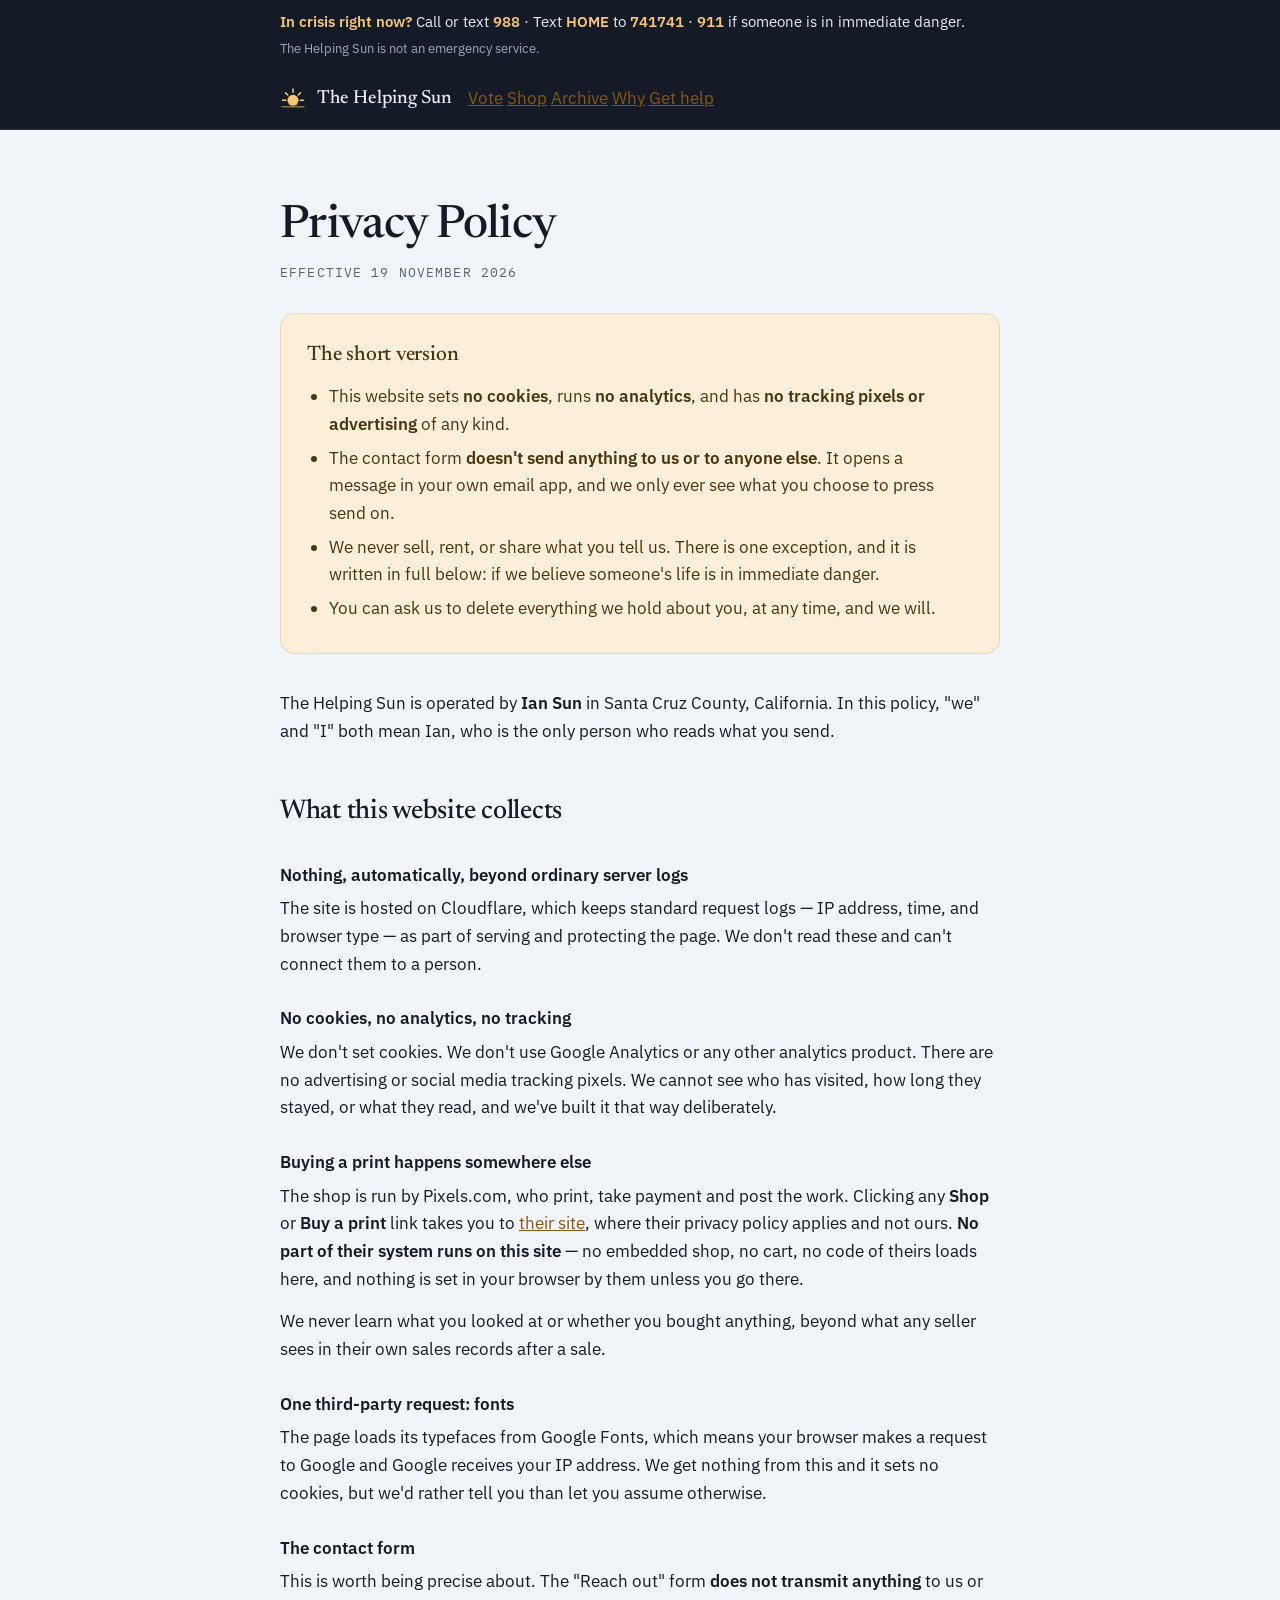
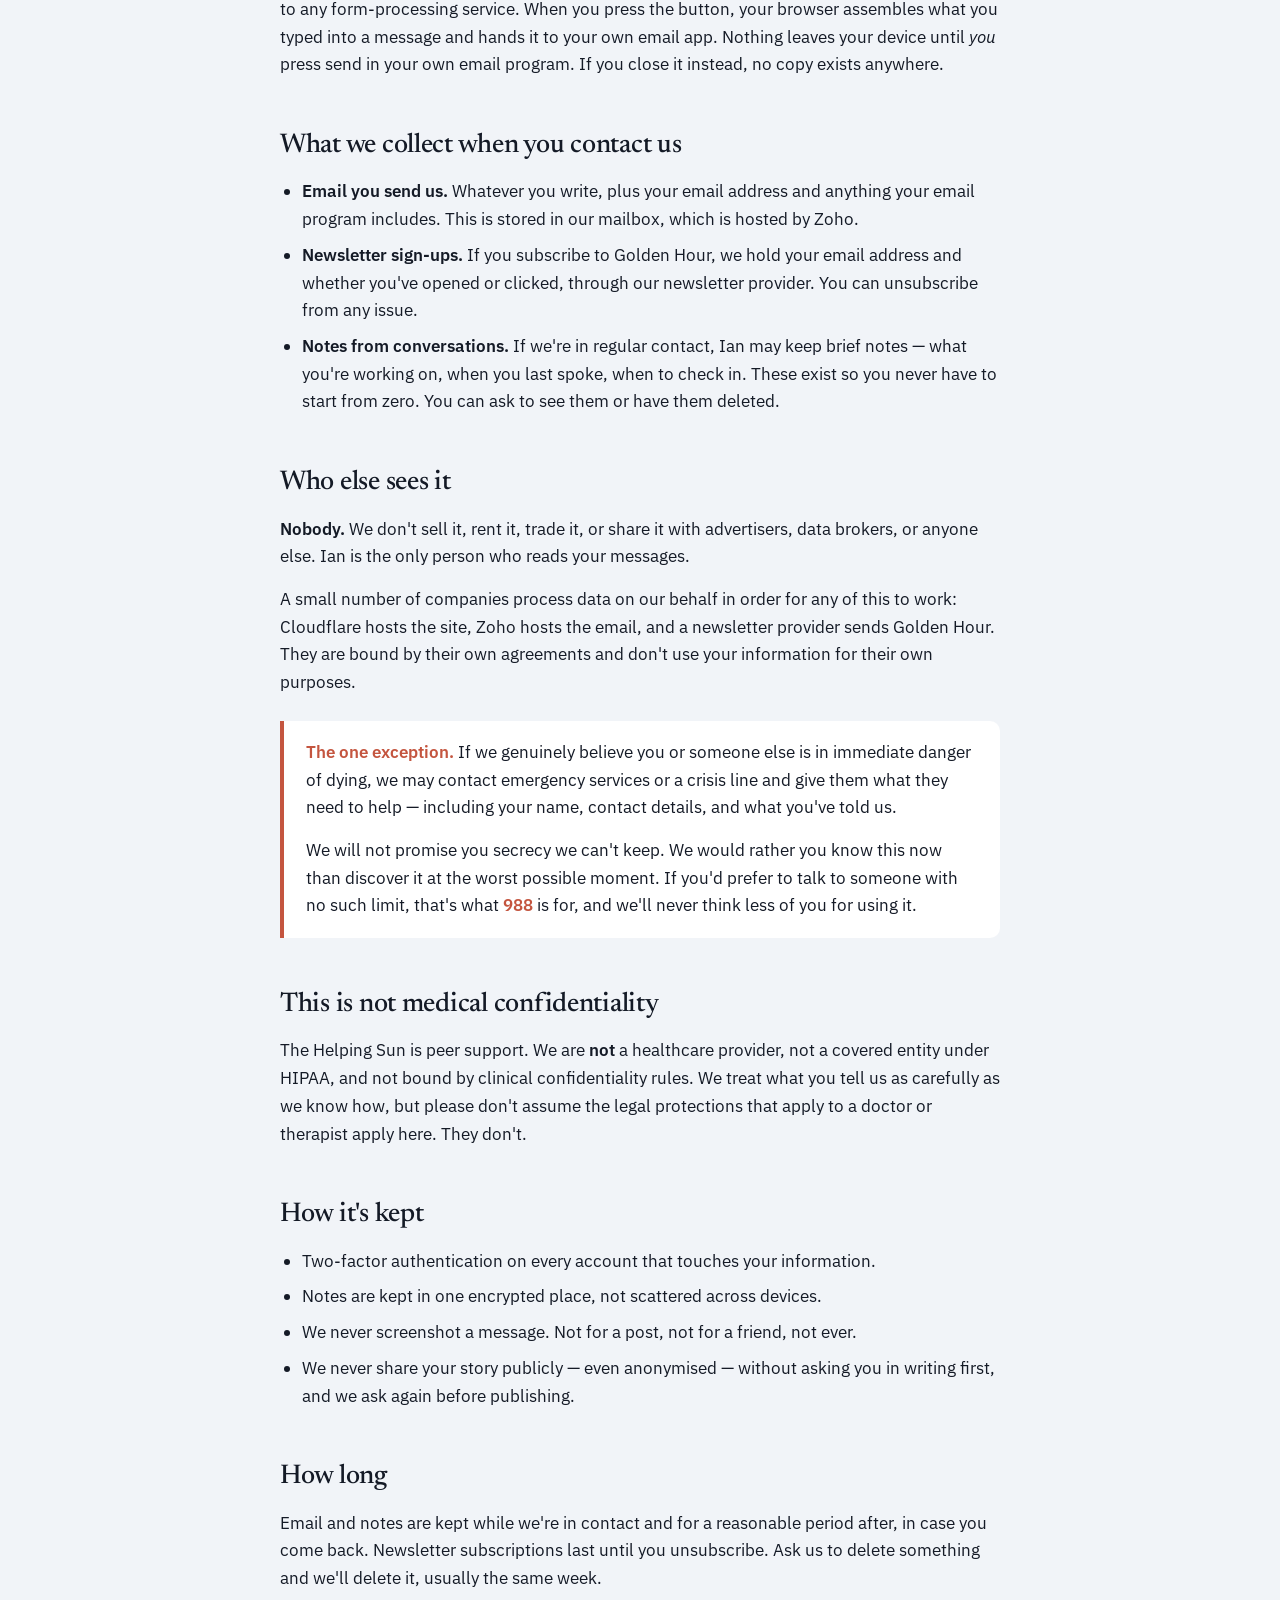
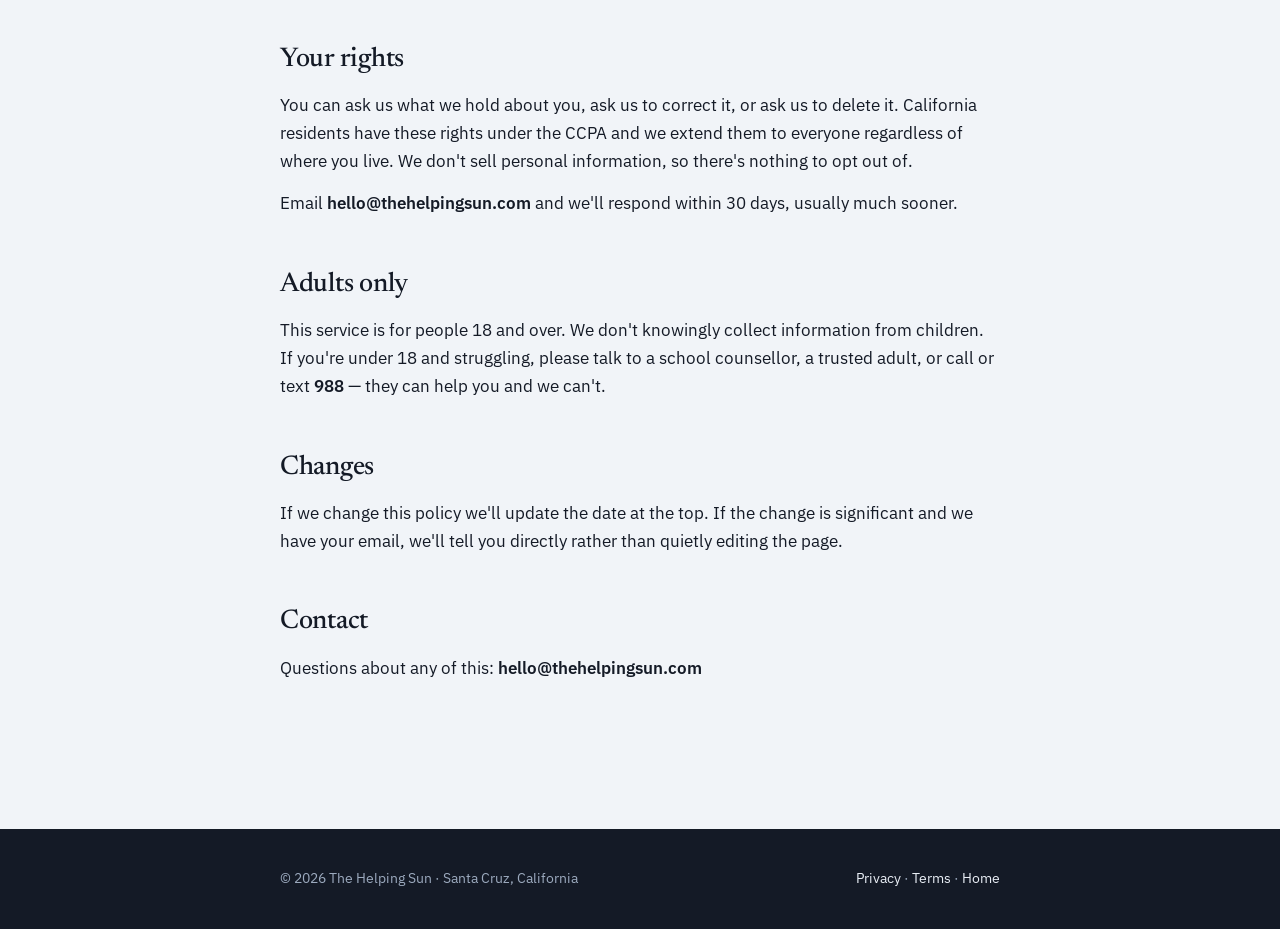
<file: site/privacy.html>
<!doctype html>
<html lang="en">
<head>
<meta charset="utf-8">
<meta name="viewport" content="width=device-width, initial-scale=1, viewport-fit=cover">
<link rel="icon" href="img/logo-mark.svg" type="image/svg+xml">
<link rel="apple-touch-icon" href="img/logo-mark-180.png">
<link rel="preconnect" href="https://fonts.googleapis.com">
<link rel="preconnect" href="https://fonts.gstatic.com" crossorigin>
<link rel="stylesheet" href="https://fonts.googleapis.com/css2?family=Newsreader:opsz,wght@6..72,400;6..72,500&family=IBM+Plex+Sans:wght@400;500;600&family=IBM+Plex+Mono:wght@400;500&display=swap">
<link rel="stylesheet" href="legal.css">
<title>Privacy Policy — The Helping Sun</title>
<meta property="og:type" content="website">
<meta property="og:url" content="https://thehelpingsun.com/privacy">
<meta property="og:title" content="Privacy Policy — The Helping Sun">
<meta property="og:description" content="How The Helping Sun handles the information you share with it, and what it does not collect.">
<meta name="description" content="How The Helping Sun handles the information you share with it, and what it does not collect.">
<link rel="canonical" href="https://thehelpingsun.com/privacy">
<meta name="robots" content="index,follow">
</head>
<body>
<a class="skip" href="#main">Skip to content</a>
<div class="crisis">
  <div class="wrap">
    <span><b>In crisis right now?</b> Call or text <b>988</b> · Text <b>HOME</b> to <b>741741</b> · <b>911</b> if someone is in immediate danger.</span>
    <span class="note">The Helping Sun is not an emergency service.</span>
  </div>
</div>
<header class="site-head">
  <div class="wrap">
    <a class="brand" href="/">
      <svg class="mark" viewBox="0 0 40 40" aria-hidden="true">
        <circle cx="20" cy="22" r="8.5" fill="#F5C774"/>
        <path d="M20 4.5v5M31.5 10.5l-3.4 3.4M36 22h-5M4 22h5M8.5 10.5l3.4 3.4" stroke="#F5C774" stroke-width="2.4" stroke-linecap="round" fill="none"/>
        <path d="M3 32h34" stroke="#F5C774" stroke-width="2.4" stroke-linecap="round" opacity=".5"/>
      </svg>
      The Helping Sun
    </a>
    <nav class="nav nav--min">
      <a class="vote-link" href="https://photography.maxim.com/t/NY2NKGFU" target="_blank" rel="noopener">Vote</a>
      <a href="https://ian-sun.pixels.com/shop" target="_blank" rel="noopener">Shop</a>
      <a href="/prints">Archive</a>
      <a href="/#story">Why</a>
      <a href="/#areas">Get help</a>
    </nav>
  </div>
</header>
<main id="main"><div class="wrap">

<h1>Privacy Policy</h1>
<p class="updated">Effective 19 November 2026</p>

<div class="summary">
  <h2>The short version</h2>
  <ul>
    <li>This website sets <strong>no cookies</strong>, runs <strong>no analytics</strong>, and has <strong>no tracking pixels or advertising</strong> of any kind.</li>
    <li>The contact form <strong>doesn't send anything to us or to anyone else</strong>. It opens a message in your own email app, and we only ever see what you choose to press send on.</li>
    <li>We never sell, rent, or share what you tell us. There is one exception, and it is written in full below: if we believe someone's life is in immediate danger.</li>
    <li>You can ask us to delete everything we hold about you, at any time, and we will.</li>
  </ul>
</div>

<p>The Helping Sun is operated by <strong>Ian Sun</strong> in Santa Cruz County, California. In this policy, "we" and "I" both mean Ian, who is the only person who reads what you send.</p>

<h2>What this website collects</h2>

<h3>Nothing, automatically, beyond ordinary server logs</h3>
<p>The site is hosted on Cloudflare, which keeps standard request logs — IP address, time, and browser type — as part of serving and protecting the page. We don't read these and can't connect them to a person.</p>

<h3>No cookies, no analytics, no tracking</h3>
<p>We don't set cookies. We don't use Google Analytics or any other analytics product. There are no advertising or social media tracking pixels. We cannot see who has visited, how long they stayed, or what they read, and we've built it that way deliberately.</p>

<h3>Buying a print happens somewhere else</h3>
<p>The shop is run by Pixels.com, who print, take payment and post the work. Clicking any <strong>Shop</strong> or <strong>Buy a print</strong> link takes you to <a href="https://ian-sun.pixels.com/shop">their site</a>, where their privacy policy applies and not ours. <strong>No part of their system runs on this site</strong> &mdash; no embedded shop, no cart, no code of theirs loads here, and nothing is set in your browser by them unless you go there.</p>
<p>We never learn what you looked at or whether you bought anything, beyond what any seller sees in their own sales records after a sale.</p>

<h3>One third-party request: fonts</h3>
<p>The page loads its typefaces from Google Fonts, which means your browser makes a request to Google and Google receives your IP address. We get nothing from this and it sets no cookies, but we'd rather tell you than let you assume otherwise.</p>

<h3>The contact form</h3>
<p>This is worth being precise about. The "Reach out" form <strong>does not transmit anything</strong> to us or to any form-processing service. When you press the button, your browser assembles what you typed into a message and hands it to your own email app. Nothing leaves your device until <em>you</em> press send in your own email program. If you close it instead, no copy exists anywhere.</p>

<h2>What we collect when you contact us</h2>
<ul>
  <li><strong>Email you send us.</strong> Whatever you write, plus your email address and anything your email program includes. This is stored in our mailbox, which is hosted by Zoho.</li>
  <li><strong>Newsletter sign-ups.</strong> If you subscribe to Golden Hour, we hold your email address and whether you've opened or clicked, through our newsletter provider. You can unsubscribe from any issue.</li>
  <li><strong>Notes from conversations.</strong> If we're in regular contact, Ian may keep brief notes — what you're working on, when you last spoke, when to check in. These exist so you never have to start from zero. You can ask to see them or have them deleted.</li>
</ul>

<h2>Who else sees it</h2>
<p><strong>Nobody.</strong> We don't sell it, rent it, trade it, or share it with advertisers, data brokers, or anyone else. Ian is the only person who reads your messages.</p>
<p>A small number of companies process data on our behalf in order for any of this to work: Cloudflare hosts the site, Zoho hosts the email, and a newsletter provider sends Golden Hour. They are bound by their own agreements and don't use your information for their own purposes.</p>

<div class="flag">
  <p><strong>The one exception.</strong> If we genuinely believe you or someone else is in immediate danger of dying, we may contact emergency services or a crisis line and give them what they need to help — including your name, contact details, and what you've told us.</p>
  <p>We will not promise you secrecy we can't keep. We would rather you know this now than discover it at the worst possible moment. If you'd prefer to talk to someone with no such limit, that's what <strong>988</strong> is for, and we'll never think less of you for using it.</p>
</div>

<h2>This is not medical confidentiality</h2>
<p>The Helping Sun is peer support. We are <strong>not</strong> a healthcare provider, not a covered entity under HIPAA, and not bound by clinical confidentiality rules. We treat what you tell us as carefully as we know how, but please don't assume the legal protections that apply to a doctor or therapist apply here. They don't.</p>

<h2>How it's kept</h2>
<ul>
  <li>Two-factor authentication on every account that touches your information.</li>
  <li>Notes are kept in one encrypted place, not scattered across devices.</li>
  <li>We never screenshot a message. Not for a post, not for a friend, not ever.</li>
  <li>We never share your story publicly — even anonymised — without asking you in writing first, and we ask again before publishing.</li>
</ul>

<h2>How long</h2>
<p>Email and notes are kept while we're in contact and for a reasonable period after, in case you come back. Newsletter subscriptions last until you unsubscribe. Ask us to delete something and we'll delete it, usually the same week.</p>

<h2>Your rights</h2>
<p>You can ask us what we hold about you, ask us to correct it, or ask us to delete it. California residents have these rights under the CCPA and we extend them to everyone regardless of where you live. We don't sell personal information, so there's nothing to opt out of.</p>
<p>Email <strong>hello@thehelpingsun.com</strong> and we'll respond within 30 days, usually much sooner.</p>

<h2>Adults only</h2>
<p>This service is for people 18 and over. We don't knowingly collect information from children. If you're under 18 and struggling, please talk to a school counsellor, a trusted adult, or call or text <strong>988</strong> — they can help you and we can't.</p>

<h2>Changes</h2>
<p>If we change this policy we'll update the date at the top. If the change is significant and we have your email, we'll tell you directly rather than quietly editing the page.</p>

<h2>Contact</h2>
<p>Questions about any of this: <strong>hello@thehelpingsun.com</strong></p>

</div></main>
<footer class="foot">
  <div class="wrap">
    <div class="row">
      <span>© 2026 The Helping Sun · Santa Cruz, California</span>
      <span><a href="/privacy">Privacy</a> · <a href="/terms">Terms</a> · <a href="/">Home</a></span>
    </div>
  </div>
</footer>
</body>
</html>
</file>
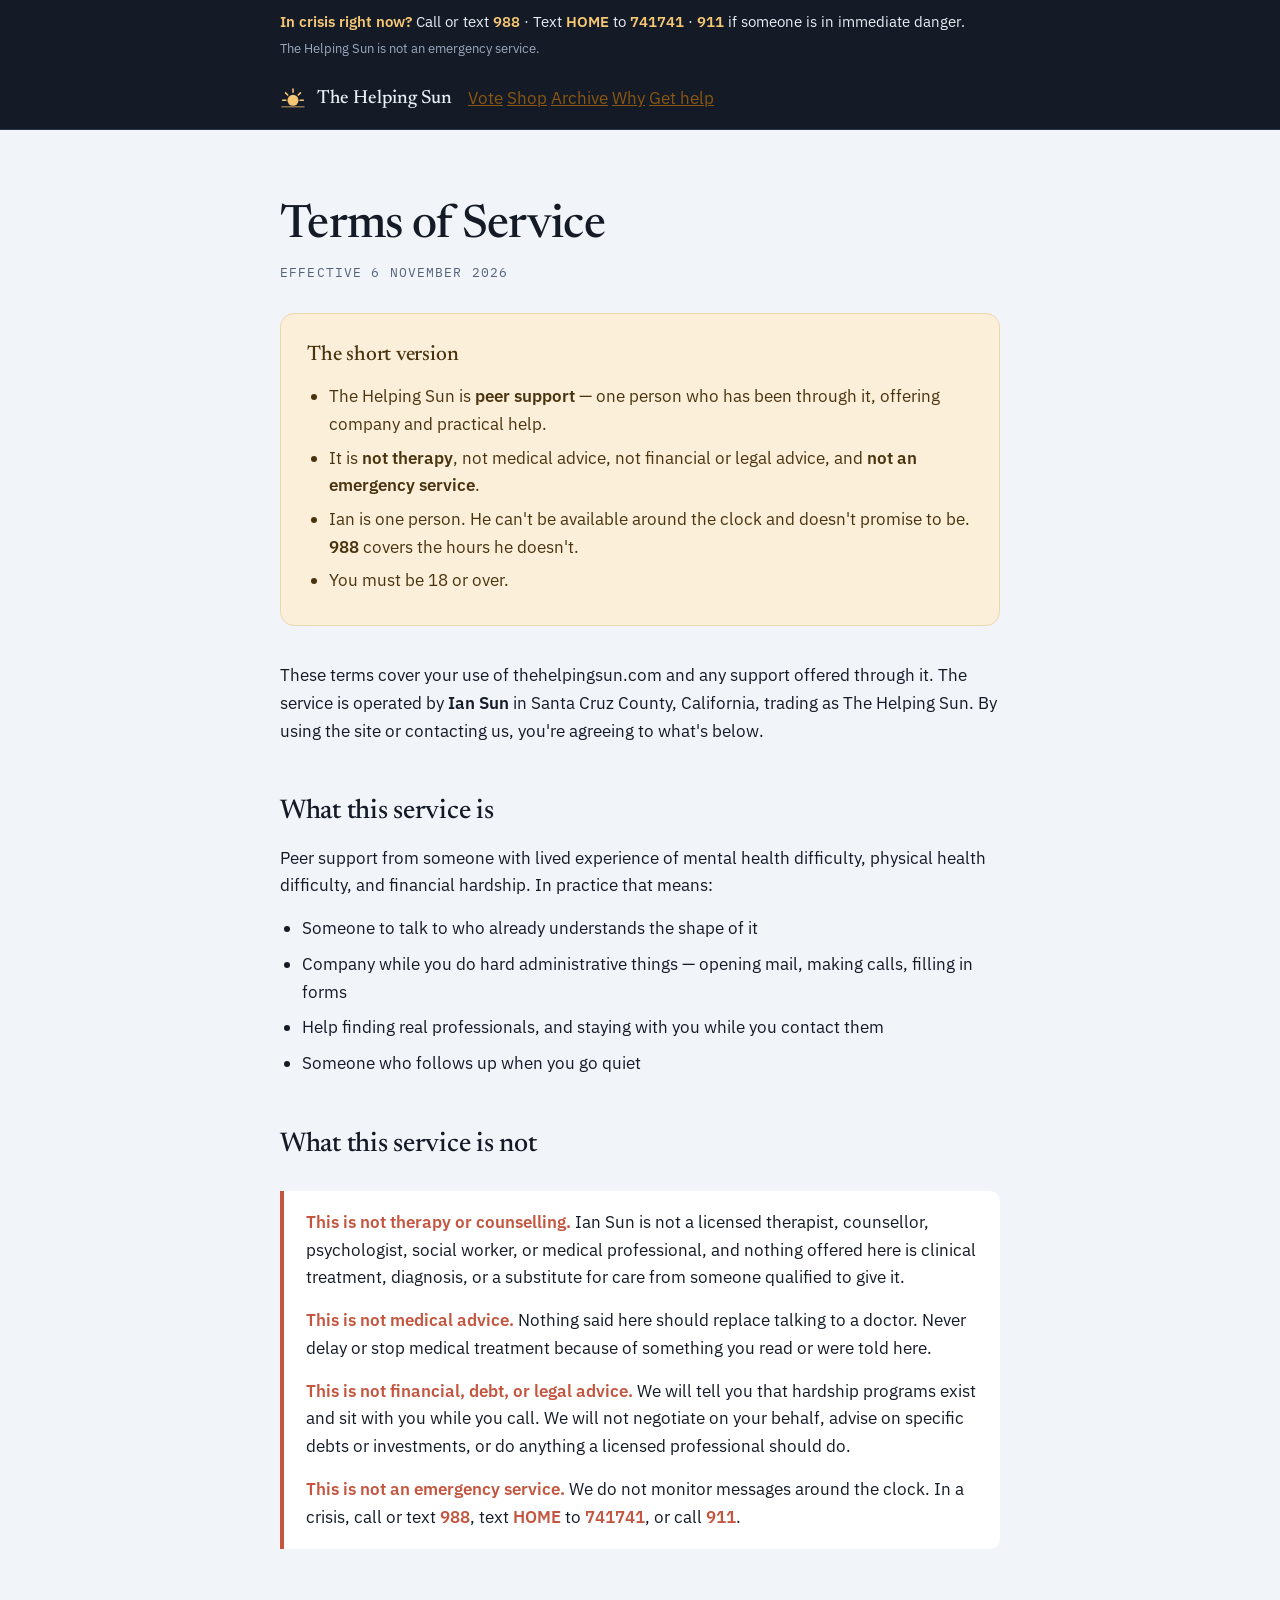
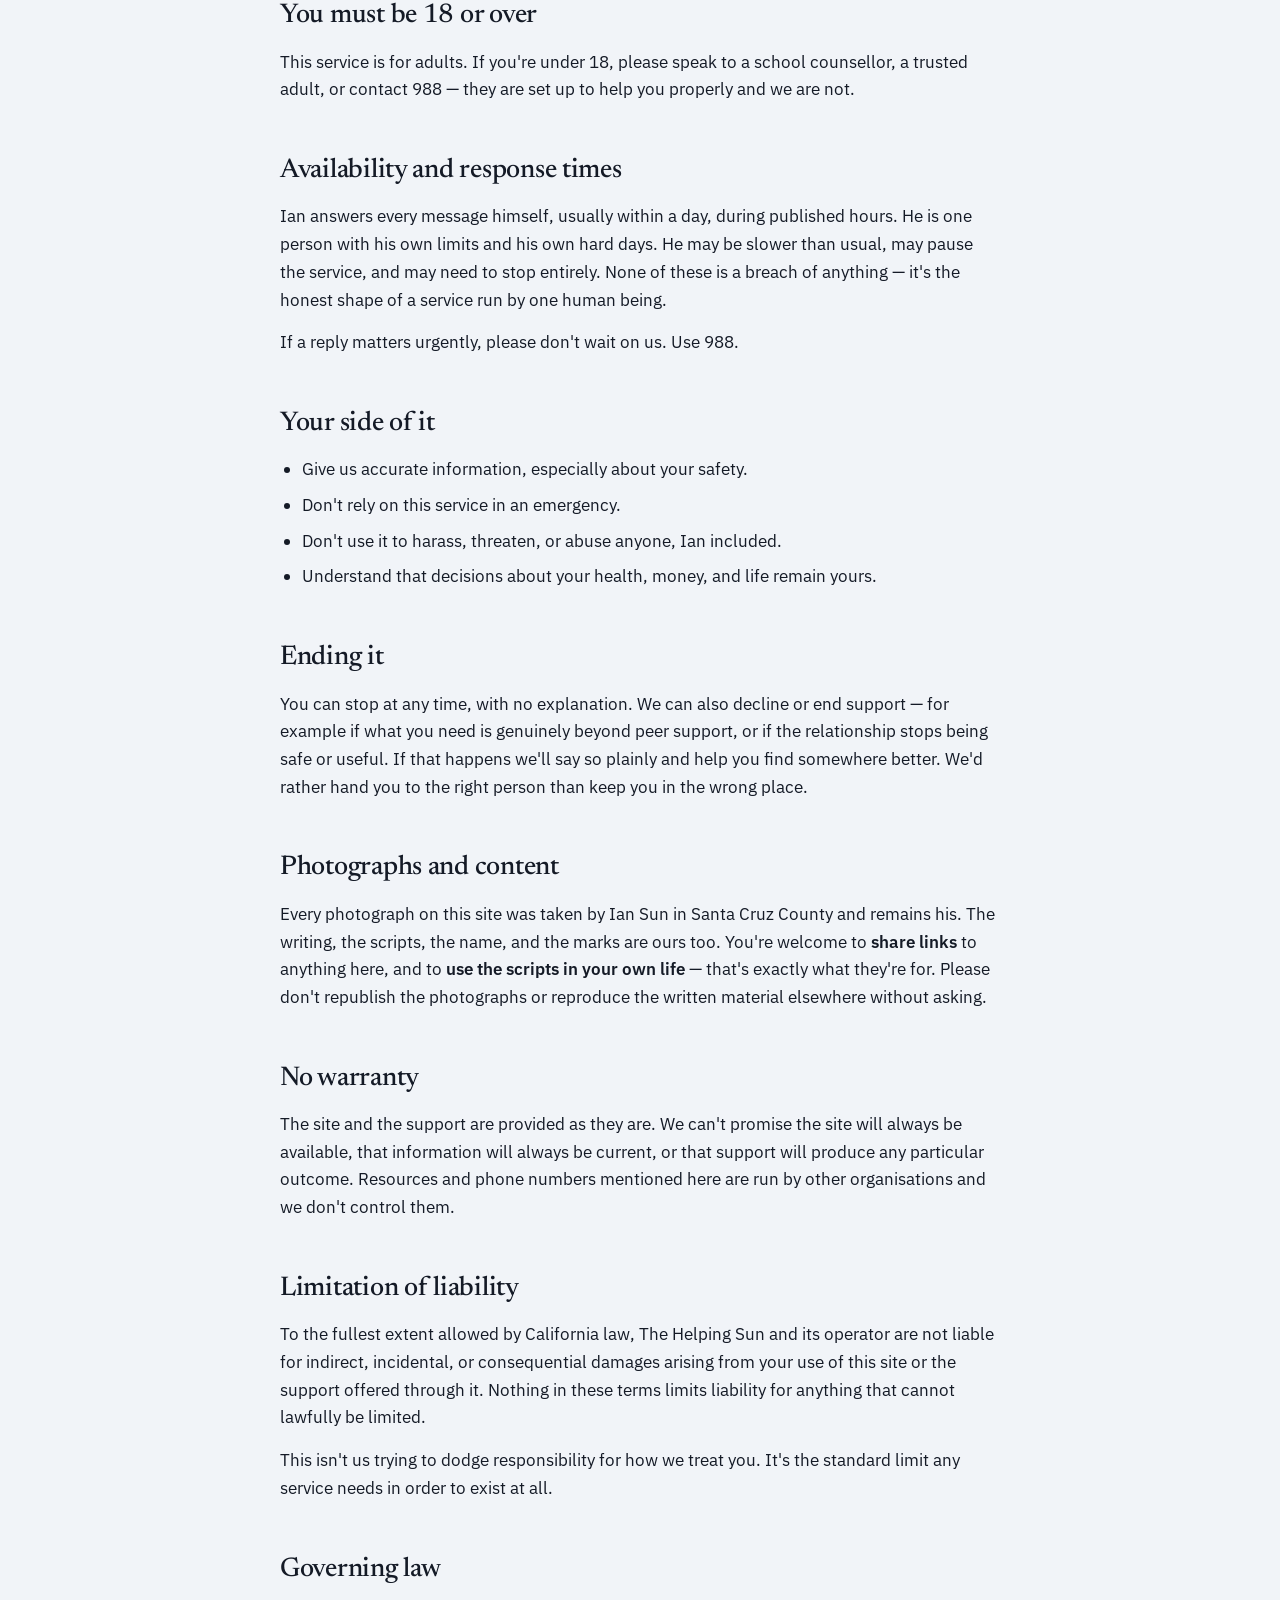
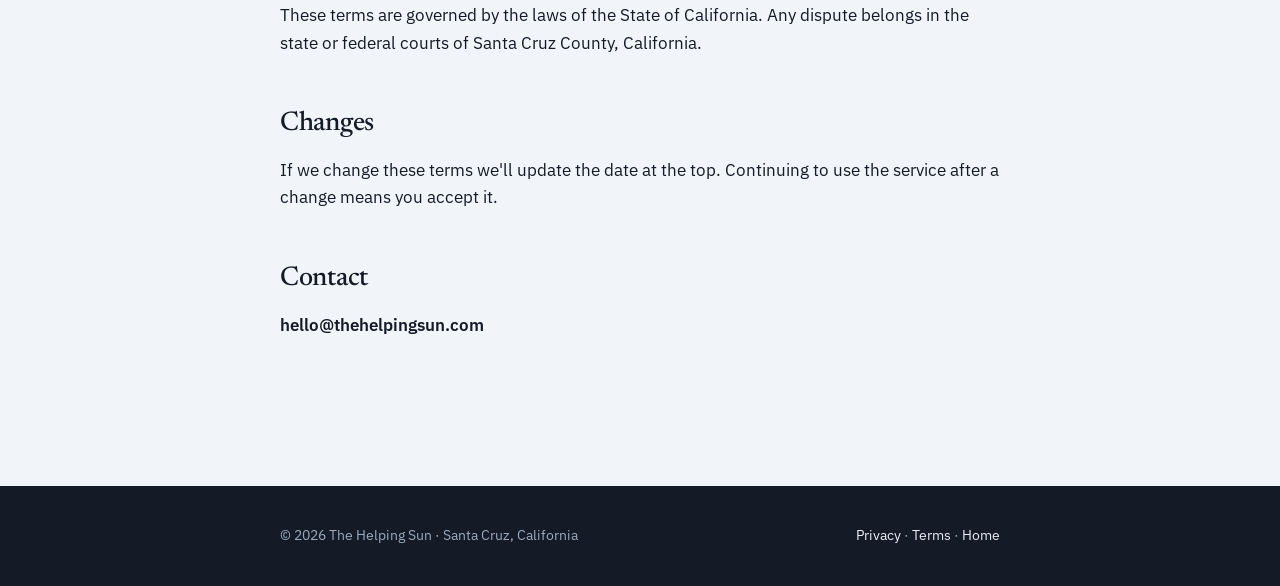
<file: site/terms.html>
<!doctype html>
<html lang="en">
<head>
<meta charset="utf-8">
<meta name="viewport" content="width=device-width, initial-scale=1, viewport-fit=cover">
<link rel="icon" href="img/logo-mark.svg" type="image/svg+xml">
<link rel="apple-touch-icon" href="img/logo-mark-180.png">
<link rel="preconnect" href="https://fonts.googleapis.com">
<link rel="preconnect" href="https://fonts.gstatic.com" crossorigin>
<link rel="stylesheet" href="https://fonts.googleapis.com/css2?family=Newsreader:opsz,wght@6..72,400;6..72,500&family=IBM+Plex+Sans:wght@400;500;600&family=IBM+Plex+Mono:wght@400;500&display=swap">
<link rel="stylesheet" href="legal.css">
<title>Terms of Service — The Helping Sun</title>
<meta property="og:type" content="website">
<meta property="og:url" content="https://thehelpingsun.com/terms">
<meta property="og:title" content="Terms of Service — The Helping Sun">
<meta property="og:description" content="The terms you agree to when you use thehelpingsun.com, buy a print, or get in touch.">
<meta name="description" content="The terms you agree to when you use thehelpingsun.com, buy a print, or get in touch.">
<link rel="canonical" href="https://thehelpingsun.com/terms">
<meta name="robots" content="index,follow">
</head>
<body>
<a class="skip" href="#main">Skip to content</a>
<div class="crisis">
  <div class="wrap">
    <span><b>In crisis right now?</b> Call or text <b>988</b> · Text <b>HOME</b> to <b>741741</b> · <b>911</b> if someone is in immediate danger.</span>
    <span class="note">The Helping Sun is not an emergency service.</span>
  </div>
</div>
<header class="site-head">
  <div class="wrap">
    <a class="brand" href="/">
      <svg class="mark" viewBox="0 0 40 40" aria-hidden="true">
        <circle cx="20" cy="22" r="8.5" fill="#F5C774"/>
        <path d="M20 4.5v5M31.5 10.5l-3.4 3.4M36 22h-5M4 22h5M8.5 10.5l3.4 3.4" stroke="#F5C774" stroke-width="2.4" stroke-linecap="round" fill="none"/>
        <path d="M3 32h34" stroke="#F5C774" stroke-width="2.4" stroke-linecap="round" opacity=".5"/>
      </svg>
      The Helping Sun
    </a>
    <nav class="nav nav--min">
      <a class="vote-link" href="https://photography.maxim.com/t/NY2NKGFU" target="_blank" rel="noopener">Vote</a>
      <a href="https://ian-sun.pixels.com/shop" target="_blank" rel="noopener">Shop</a>
      <a href="/prints">Archive</a>
      <a href="/#story">Why</a>
      <a href="/#areas">Get help</a>
    </nav>
  </div>
</header>
<main id="main"><div class="wrap">

<h1>Terms of Service</h1>
<p class="updated">Effective 6 November 2026</p>

<div class="summary">
  <h2>The short version</h2>
  <ul>
    <li>The Helping Sun is <strong>peer support</strong> — one person who has been through it, offering company and practical help.</li>
    <li>It is <strong>not therapy</strong>, not medical advice, not financial or legal advice, and <strong>not an emergency service</strong>.</li>
    <li>Ian is one person. He can't be available around the clock and doesn't promise to be. <strong>988</strong> covers the hours he doesn't.</li>
    <li>You must be 18 or over.</li>
  </ul>
</div>

<p>These terms cover your use of thehelpingsun.com and any support offered through it. The service is operated by <strong>Ian Sun</strong> in Santa Cruz County, California, trading as The Helping Sun. By using the site or contacting us, you're agreeing to what's below.</p>

<h2>What this service is</h2>
<p>Peer support from someone with lived experience of mental health difficulty, physical health difficulty, and financial hardship. In practice that means:</p>
<ul>
  <li>Someone to talk to who already understands the shape of it</li>
  <li>Company while you do hard administrative things — opening mail, making calls, filling in forms</li>
  <li>Help finding real professionals, and staying with you while you contact them</li>
  <li>Someone who follows up when you go quiet</li>
</ul>

<h2>What this service is not</h2>
<div class="flag">
  <p><strong>This is not therapy or counselling.</strong> Ian Sun is not a licensed therapist, counsellor, psychologist, social worker, or medical professional, and nothing offered here is clinical treatment, diagnosis, or a substitute for care from someone qualified to give it.</p>
  <p><strong>This is not medical advice.</strong> Nothing said here should replace talking to a doctor. Never delay or stop medical treatment because of something you read or were told here.</p>
  <p><strong>This is not financial, debt, or legal advice.</strong> We will tell you that hardship programs exist and sit with you while you call. We will not negotiate on your behalf, advise on specific debts or investments, or do anything a licensed professional should do.</p>
  <p><strong>This is not an emergency service.</strong> We do not monitor messages around the clock. In a crisis, call or text <strong>988</strong>, text <strong>HOME</strong> to <strong>741741</strong>, or call <strong>911</strong>.</p>
</div>

<h2>You must be 18 or over</h2>
<p>This service is for adults. If you're under 18, please speak to a school counsellor, a trusted adult, or contact 988 — they are set up to help you properly and we are not.</p>

<h2>Availability and response times</h2>
<p>Ian answers every message himself, usually within a day, during published hours. He is one person with his own limits and his own hard days. He may be slower than usual, may pause the service, and may need to stop entirely. None of these is a breach of anything — it's the honest shape of a service run by one human being.</p>
<p>If a reply matters urgently, please don't wait on us. Use 988.</p>

<h2>Your side of it</h2>
<ul>
  <li>Give us accurate information, especially about your safety.</li>
  <li>Don't rely on this service in an emergency.</li>
  <li>Don't use it to harass, threaten, or abuse anyone, Ian included.</li>
  <li>Understand that decisions about your health, money, and life remain yours.</li>
</ul>

<h2>Ending it</h2>
<p>You can stop at any time, with no explanation. We can also decline or end support — for example if what you need is genuinely beyond peer support, or if the relationship stops being safe or useful. If that happens we'll say so plainly and help you find somewhere better. We'd rather hand you to the right person than keep you in the wrong place.</p>

<h2>Photographs and content</h2>
<p>Every photograph on this site was taken by Ian Sun in Santa Cruz County and remains his. The writing, the scripts, the name, and the marks are ours too. You're welcome to <strong>share links</strong> to anything here, and to <strong>use the scripts in your own life</strong> — that's exactly what they're for. Please don't republish the photographs or reproduce the written material elsewhere without asking.</p>

<h2>No warranty</h2>
<p>The site and the support are provided as they are. We can't promise the site will always be available, that information will always be current, or that support will produce any particular outcome. Resources and phone numbers mentioned here are run by other organisations and we don't control them.</p>

<h2>Limitation of liability</h2>
<p>To the fullest extent allowed by California law, The Helping Sun and its operator are not liable for indirect, incidental, or consequential damages arising from your use of this site or the support offered through it. Nothing in these terms limits liability for anything that cannot lawfully be limited.</p>
<p>This isn't us trying to dodge responsibility for how we treat you. It's the standard limit any service needs in order to exist at all.</p>

<h2>Governing law</h2>
<p>These terms are governed by the laws of the State of California. Any dispute belongs in the state or federal courts of Santa Cruz County, California.</p>

<h2>Changes</h2>
<p>If we change these terms we'll update the date at the top. Continuing to use the service after a change means you accept it.</p>

<h2>Contact</h2>
<p><strong>hello@thehelpingsun.com</strong></p>

</div></main>
<footer class="foot">
  <div class="wrap">
    <div class="row">
      <span>© 2026 The Helping Sun · Santa Cruz, California</span>
      <span><a href="/privacy">Privacy</a> · <a href="/terms">Terms</a> · <a href="/">Home</a></span>
    </div>
  </div>
</footer>
</body>
</html>
</file>
<file: site/legal.css>
/* Shared styling for the privacy policy and terms pages.
   Same tokens as index.html, simpler treatment: these are documents. */
:root{
  --bg:#F1F4F8; --surface:#FFFFFF; --fg:#141A26; --muted:#55627A; --line:#D5DEE9;
  --deep:#141A26; --deep-fg:#E9EEF5; --deep-muted:#9CAABE; --deep-line:#2B3548;
  --sun:#F5C774; --sun-deep:#8A5712; --ember:#C4553F;
  --wash:#FBEFD9; --wash-fg:#4A3410; --wash-line:#EBD8AF;
  --ff-display:"Newsreader",Georgia,"Times New Roman",serif;
  --ff-body:"IBM Plex Sans",system-ui,-apple-system,"Segoe UI",sans-serif;
  --ff-mono:"IBM Plex Mono",ui-monospace,Menlo,monospace;
  --gut:max(20px, env(safe-area-inset-left, 0px));
  --gutr:max(20px, env(safe-area-inset-right, 0px));
  color-scheme: light;
}
@media (prefers-color-scheme: dark){ :root:not([data-theme="light"]){
  --bg:#0D131D; --surface:#151D2A; --fg:#E9EEF5; --muted:#95A4B8; --line:#263244;
  --deep:#070B12; --sun-deep:#F5C774; --ember:#EE8672;
  --wash:#231B0E; --wash-fg:#F3DAA6; --wash-line:#3C2F15;
  color-scheme: dark;
}}
:root[data-theme="dark"]{
  --bg:#0D131D; --surface:#151D2A; --fg:#E9EEF5; --muted:#95A4B8; --line:#263244;
  --deep:#070B12; --sun-deep:#F5C774; --ember:#EE8672;
  --wash:#231B0E; --wash-fg:#F3DAA6; --wash-line:#3C2F15;
  color-scheme: dark;
}
*,*::before,*::after{box-sizing:border-box}
html{-webkit-text-size-adjust:100%}
body{margin:0;background:var(--bg);color:var(--fg);font-family:var(--ff-body);
  font-size:16.5px;line-height:1.68;-webkit-font-smoothing:antialiased}
img{max-width:100%;display:block}
a{color:var(--sun-deep)}
:focus-visible{outline:3px solid var(--sun);outline-offset:3px;border-radius:2px}
.wrap{max-width:760px;margin-inline:auto;padding-left:var(--gut);padding-right:var(--gutr)}
.skip{position:absolute;left:-9999px}
.skip:focus{left:12px;top:12px;z-index:99;background:var(--sun);color:#141A26;padding:10px 16px;border-radius:6px}

.crisis{background:var(--deep);color:var(--deep-fg);font-size:14.5px;line-height:1.5}
.crisis .wrap{padding-block:11px;display:flex;flex-wrap:wrap;gap:6px 18px;align-items:baseline}
.crisis b{color:var(--sun);font-weight:600}
.crisis .note{color:var(--deep-muted);font-size:13px}

.site-head{background:var(--deep);color:var(--deep-fg);border-bottom:1px solid var(--deep-line)}
.site-head .wrap{display:flex;align-items:center;gap:16px;padding-block:14px}
.brand{display:flex;align-items:center;gap:11px;font-family:var(--ff-display);font-size:19px;
  color:var(--deep-fg);text-decoration:none;font-weight:500;white-space:nowrap}
.brand .mark{width:26px;height:26px;flex:none}
.back{margin-left:auto;color:var(--deep-muted);text-decoration:none;font-size:15px}
.back:hover{color:var(--sun)}

main{padding-block:clamp(40px,6vw,72px)}
h1{font-family:var(--ff-display);font-weight:500;font-size:clamp(32px,5.5vw,46px);
  line-height:1.08;margin:0 0 10px;letter-spacing:-.015em;text-wrap:balance}
.updated{font-family:var(--ff-mono);font-size:12.5px;letter-spacing:.09em;text-transform:uppercase;
  color:var(--muted);margin:0 0 30px}
h2{font-family:var(--ff-display);font-weight:500;font-size:clamp(22px,3.2vw,27px);
  margin:44px 0 10px;letter-spacing:-.01em;text-wrap:balance}
h3{font-family:var(--ff-body);font-weight:600;font-size:17px;margin:26px 0 6px}
p{margin:0 0 15px}
ul{margin:0 0 15px;padding-left:22px}
li{margin-bottom:8px}
strong{font-weight:600}
code{font-family:var(--ff-mono);font-size:.92em;background:var(--surface);
  border:1px solid var(--line);border-radius:4px;padding:1px 5px}

.summary{background:var(--wash);color:var(--wash-fg);border:1px solid var(--wash-line);
  border-radius:14px;padding:24px 26px;margin:0 0 36px}
.summary h2{margin:0 0 10px;font-size:21px;color:var(--wash-fg)}
.summary p:last-child,.summary ul:last-child{margin-bottom:0}
.summary li{margin-bottom:6px}

.flag{border-left:4px solid var(--ember);background:var(--surface);border-radius:0 10px 10px 0;
  padding:18px 22px;margin:24px 0}
.flag p:last-child{margin-bottom:0}
.flag strong{color:var(--ember)}

.foot{background:var(--deep);color:var(--deep-muted);padding-block:38px;font-size:14px;margin-top:60px}
.foot a{color:var(--deep-fg);text-decoration:none}
.foot a:hover{color:var(--sun)}
.foot .row{display:flex;flex-wrap:wrap;gap:10px 24px;justify-content:space-between}
</file>
